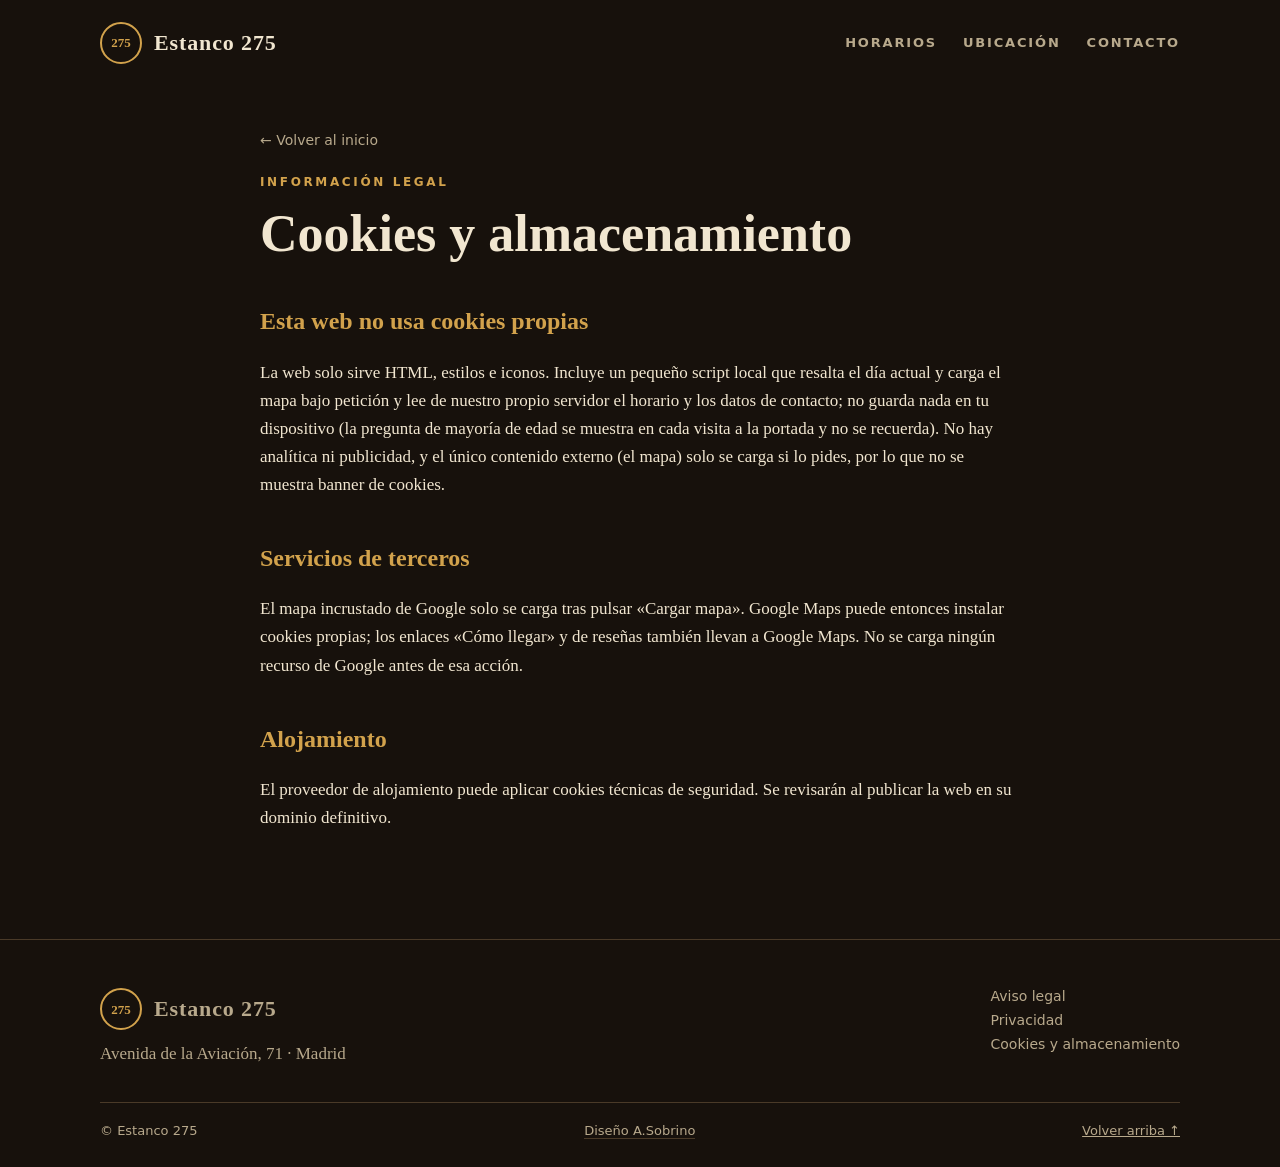
<file: almacenamiento.html>
<!doctype html>
<html lang="es">
<head>
<meta charset="utf-8">
<meta name="viewport" content="width=device-width,initial-scale=1">
<title>Cookies y almacenamiento · Estanco 275</title>
<meta name="description" content="Uso de cookies y almacenamiento en la web de Estanco 275.">
<meta name="theme-color" content="#17110c">
<link rel="icon" type="image/svg+xml" href="./assets/favicon.svg">
<link rel="stylesheet" href="./assets/styles.css">
</head>
<body>
<a class="skip" href="#contenido">Saltar al contenido</a>
<header class="site-header wrap">
  <a class="brand" href="./" aria-label="Estanco 275 — Inicio"><span class="brand-mark" aria-hidden="true">275</span><span>Estanco 275</span></a>
  <nav aria-label="Navegación principal"><a href="./#horarios">Horarios</a><a href="./#ubicacion">Ubicación</a><a href="./#contacto">Contacto</a></nav>
</header>
<main id="contenido" class="wrap legal-page" tabindex="-1">
<a class="back-link" href="./">← Volver al inicio</a>
<p class="eyebrow">Información legal</p>
<h1>Cookies y almacenamiento</h1>
<h2>Esta web no usa cookies propias</h2>
<p>La web solo sirve HTML, estilos e iconos. Incluye un pequeño script local que resalta el día actual y carga el mapa bajo petición y lee de nuestro propio servidor el horario y los datos de contacto; no guarda nada en tu dispositivo (la pregunta de mayoría de edad se muestra en cada visita a la portada y no se recuerda). No hay analítica ni publicidad, y el único contenido externo (el mapa) solo se carga si lo pides, por lo que no se muestra banner de cookies.</p>
<h2>Servicios de terceros</h2>
<p>El mapa incrustado de Google solo se carga tras pulsar «Cargar mapa». Google Maps puede entonces instalar cookies propias; los enlaces «Cómo llegar» y de reseñas también llevan a Google Maps. No se carga ningún recurso de Google antes de esa acción.</p>
<h2>Alojamiento</h2>
<p>El proveedor de alojamiento puede aplicar cookies técnicas de seguridad. Se revisarán al publicar la web en su dominio definitivo.</p>
</main>
<footer class="site-footer">
  <div class="wrap footer-top">
    <div><a class="brand" href="./"><span class="brand-mark" aria-hidden="true">275</span><span>Estanco 275</span></a><p>Avenida de la Aviación, 71 · Madrid</p></div>
    <nav aria-label="Información legal"><a href="./aviso-legal.html">Aviso legal</a><a href="./privacidad.html">Privacidad</a><a href="./almacenamiento.html">Cookies y almacenamiento</a></nav>
  </div>
  <div class="wrap footer-bottom"><span>© Estanco 275</span><a class="credit" href="https://portafolio.e275.workers.dev" target="_blank" rel="noopener">Diseño A.Sobrino</a><a href="#">Volver arriba ↑</a></div>
</footer>
</body>
</html>
</file>
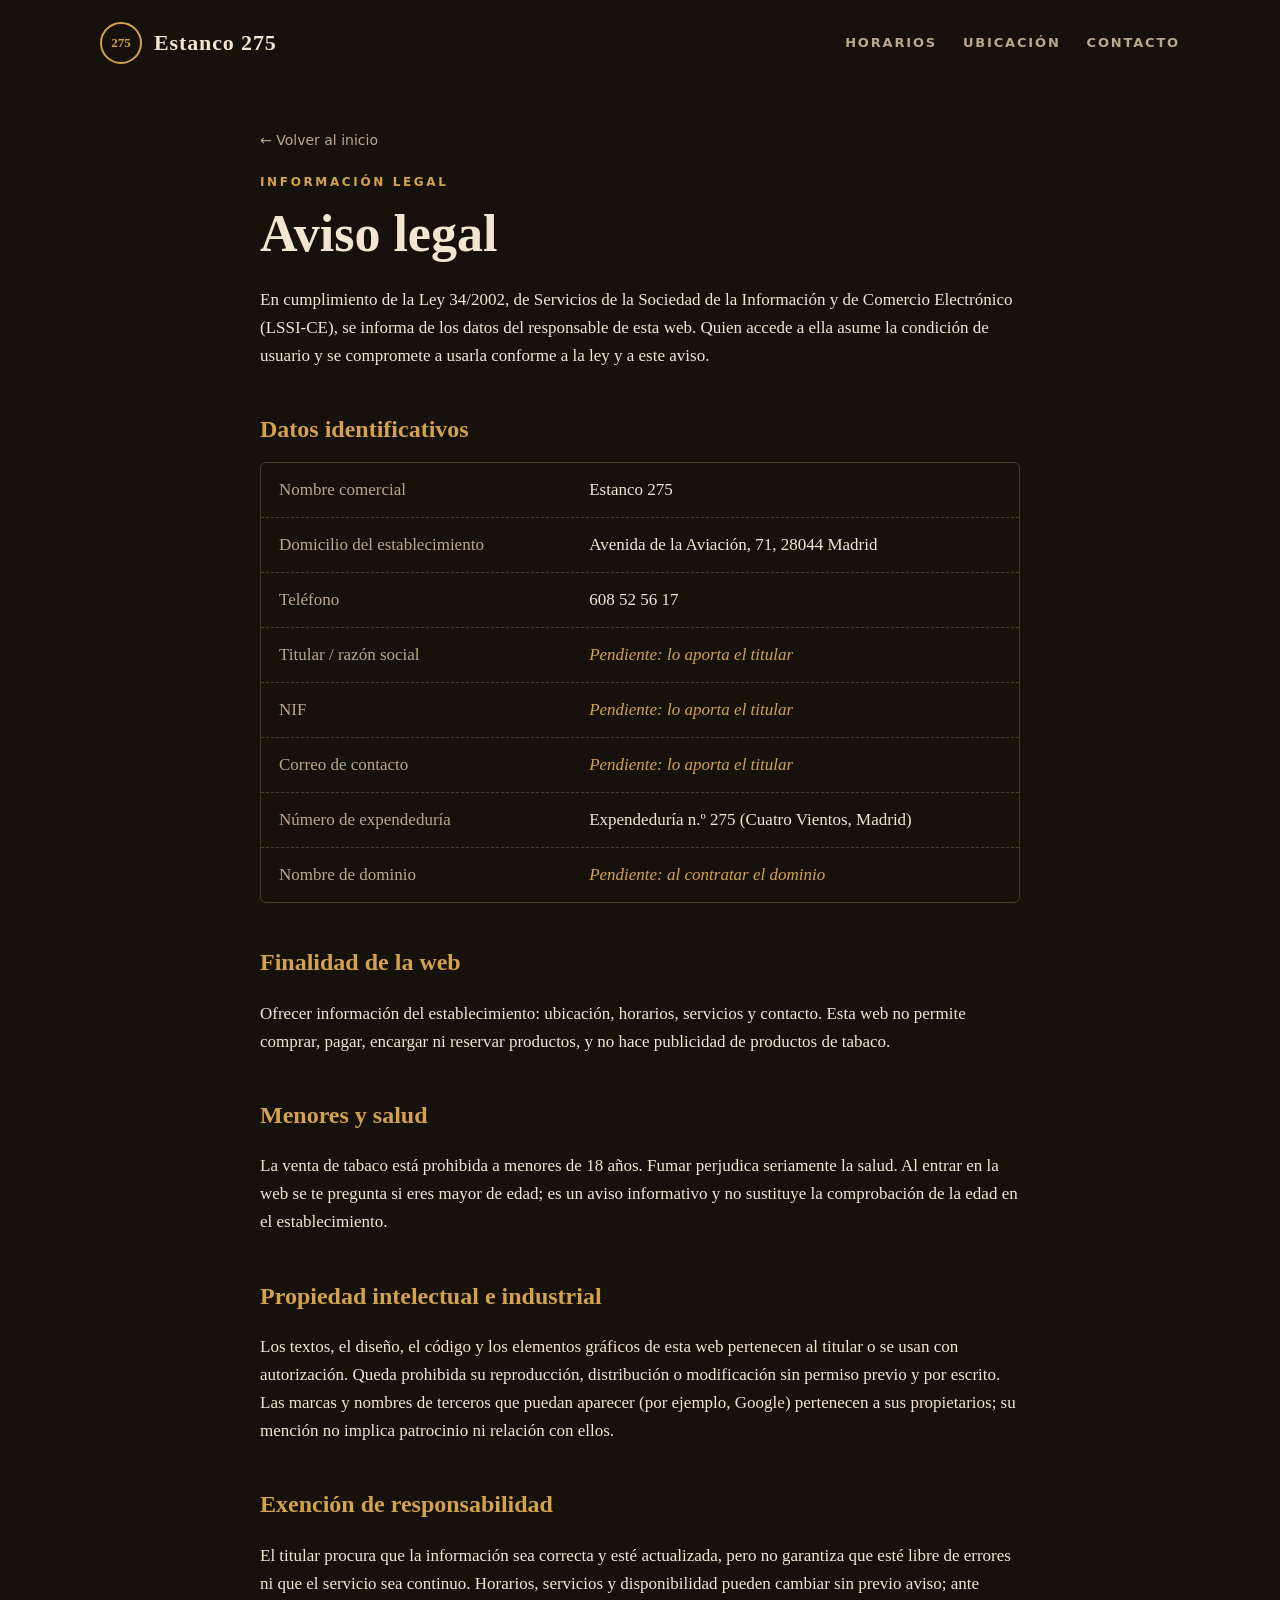
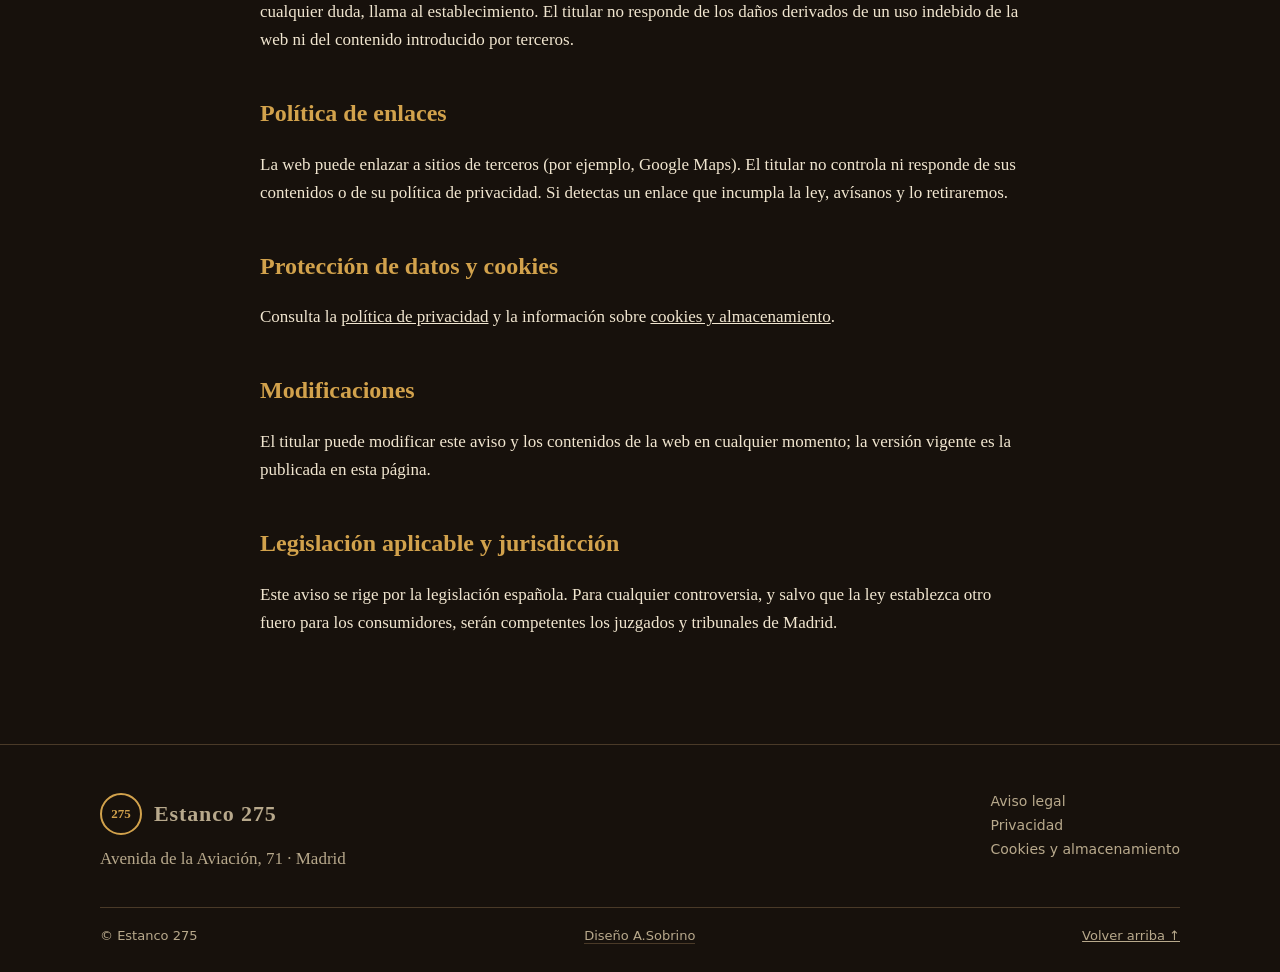
<file: aviso-legal.html>
<!doctype html>
<html lang="es">
<head>
<meta charset="utf-8">
<meta name="viewport" content="width=device-width,initial-scale=1">
<title>Aviso legal · Estanco 275</title>
<meta name="description" content="Aviso legal de la web de Estanco 275, Avenida de la Aviación 71, Madrid.">
<meta name="theme-color" content="#17110c">
<link rel="icon" type="image/svg+xml" href="./assets/favicon.svg">
<link rel="stylesheet" href="./assets/styles.css">
</head>
<body>
<a class="skip" href="#contenido">Saltar al contenido</a>
<header class="site-header wrap">
  <a class="brand" href="./" aria-label="Estanco 275 — Inicio"><span class="brand-mark" aria-hidden="true">275</span><span>Estanco 275</span></a>
  <nav aria-label="Navegación principal"><a href="./#horarios">Horarios</a><a href="./#ubicacion">Ubicación</a><a href="./#contacto">Contacto</a></nav>
</header>
<main id="contenido" class="wrap legal-page" tabindex="-1">
<a class="back-link" href="./">← Volver al inicio</a>
<p class="eyebrow">Información legal</p>
<h1>Aviso legal</h1>
<p>En cumplimiento de la Ley 34/2002, de Servicios de la Sociedad de la Información y de Comercio Electrónico (LSSI-CE), se informa de los datos del responsable de esta web. Quien accede a ella asume la condición de usuario y se compromete a usarla conforme a la ley y a este aviso.</p>
<h2>Datos identificativos</h2>
<dl class="legal-data">
<div><dt>Nombre comercial</dt><dd>Estanco 275</dd></div>
<div><dt>Domicilio del establecimiento</dt><dd>Avenida de la Aviación, 71, 28044 Madrid</dd></div>
<div><dt>Teléfono</dt><dd>608 52 56 17</dd></div>
<div><dt>Titular / razón social</dt><dd><span class="pending">Pendiente: lo aporta el titular</span></dd></div>
<div><dt>NIF</dt><dd><span class="pending">Pendiente: lo aporta el titular</span></dd></div>
<div><dt>Correo de contacto</dt><dd><span class="pending">Pendiente: lo aporta el titular</span></dd></div>
<div><dt>Número de expendeduría</dt><dd>Expendeduría n.º 275 (Cuatro Vientos, Madrid)</dd></div>
<div><dt>Nombre de dominio</dt><dd><span class="pending">Pendiente: al contratar el dominio</span></dd></div>
</dl>
<h2>Finalidad de la web</h2>
<p>Ofrecer información del establecimiento: ubicación, horarios, servicios y contacto. Esta web no permite comprar, pagar, encargar ni reservar productos, y no hace publicidad de productos de tabaco.</p>
<h2>Menores y salud</h2>
<p>La venta de tabaco está prohibida a menores de 18 años. Fumar perjudica seriamente la salud. Al entrar en la web se te pregunta si eres mayor de edad; es un aviso informativo y no sustituye la comprobación de la edad en el establecimiento.</p>
<h2>Propiedad intelectual e industrial</h2>
<p>Los textos, el diseño, el código y los elementos gráficos de esta web pertenecen al titular o se usan con autorización. Queda prohibida su reproducción, distribución o modificación sin permiso previo y por escrito. Las marcas y nombres de terceros que puedan aparecer (por ejemplo, Google) pertenecen a sus propietarios; su mención no implica patrocinio ni relación con ellos.</p>
<h2>Exención de responsabilidad</h2>
<p>El titular procura que la información sea correcta y esté actualizada, pero no garantiza que esté libre de errores ni que el servicio sea continuo. Horarios, servicios y disponibilidad pueden cambiar sin previo aviso; ante cualquier duda, llama al establecimiento. El titular no responde de los daños derivados de un uso indebido de la web ni del contenido introducido por terceros.</p>
<h2>Política de enlaces</h2>
<p>La web puede enlazar a sitios de terceros (por ejemplo, Google Maps). El titular no controla ni responde de sus contenidos o de su política de privacidad. Si detectas un enlace que incumpla la ley, avísanos y lo retiraremos.</p>
<h2>Protección de datos y cookies</h2>
<p>Consulta la <a href="./privacidad.html">política de privacidad</a> y la información sobre <a href="./almacenamiento.html">cookies y almacenamiento</a>.</p>
<h2>Modificaciones</h2>
<p>El titular puede modificar este aviso y los contenidos de la web en cualquier momento; la versión vigente es la publicada en esta página.</p>
<h2>Legislación aplicable y jurisdicción</h2>
<p>Este aviso se rige por la legislación española. Para cualquier controversia, y salvo que la ley establezca otro fuero para los consumidores, serán competentes los juzgados y tribunales de Madrid.</p>
</main>
<footer class="site-footer">
  <div class="wrap footer-top">
    <div><a class="brand" href="./"><span class="brand-mark" aria-hidden="true">275</span><span>Estanco 275</span></a><p>Avenida de la Aviación, 71 · Madrid</p></div>
    <nav aria-label="Información legal"><a href="./aviso-legal.html">Aviso legal</a><a href="./privacidad.html">Privacidad</a><a href="./almacenamiento.html">Cookies y almacenamiento</a></nav>
  </div>
  <div class="wrap footer-bottom"><span>© Estanco 275</span><a class="credit" href="https://portafolio.e275.workers.dev" target="_blank" rel="noopener">Diseño A.Sobrino</a><a href="#">Volver arriba ↑</a></div>
</footer>
</body>
</html>
</file>
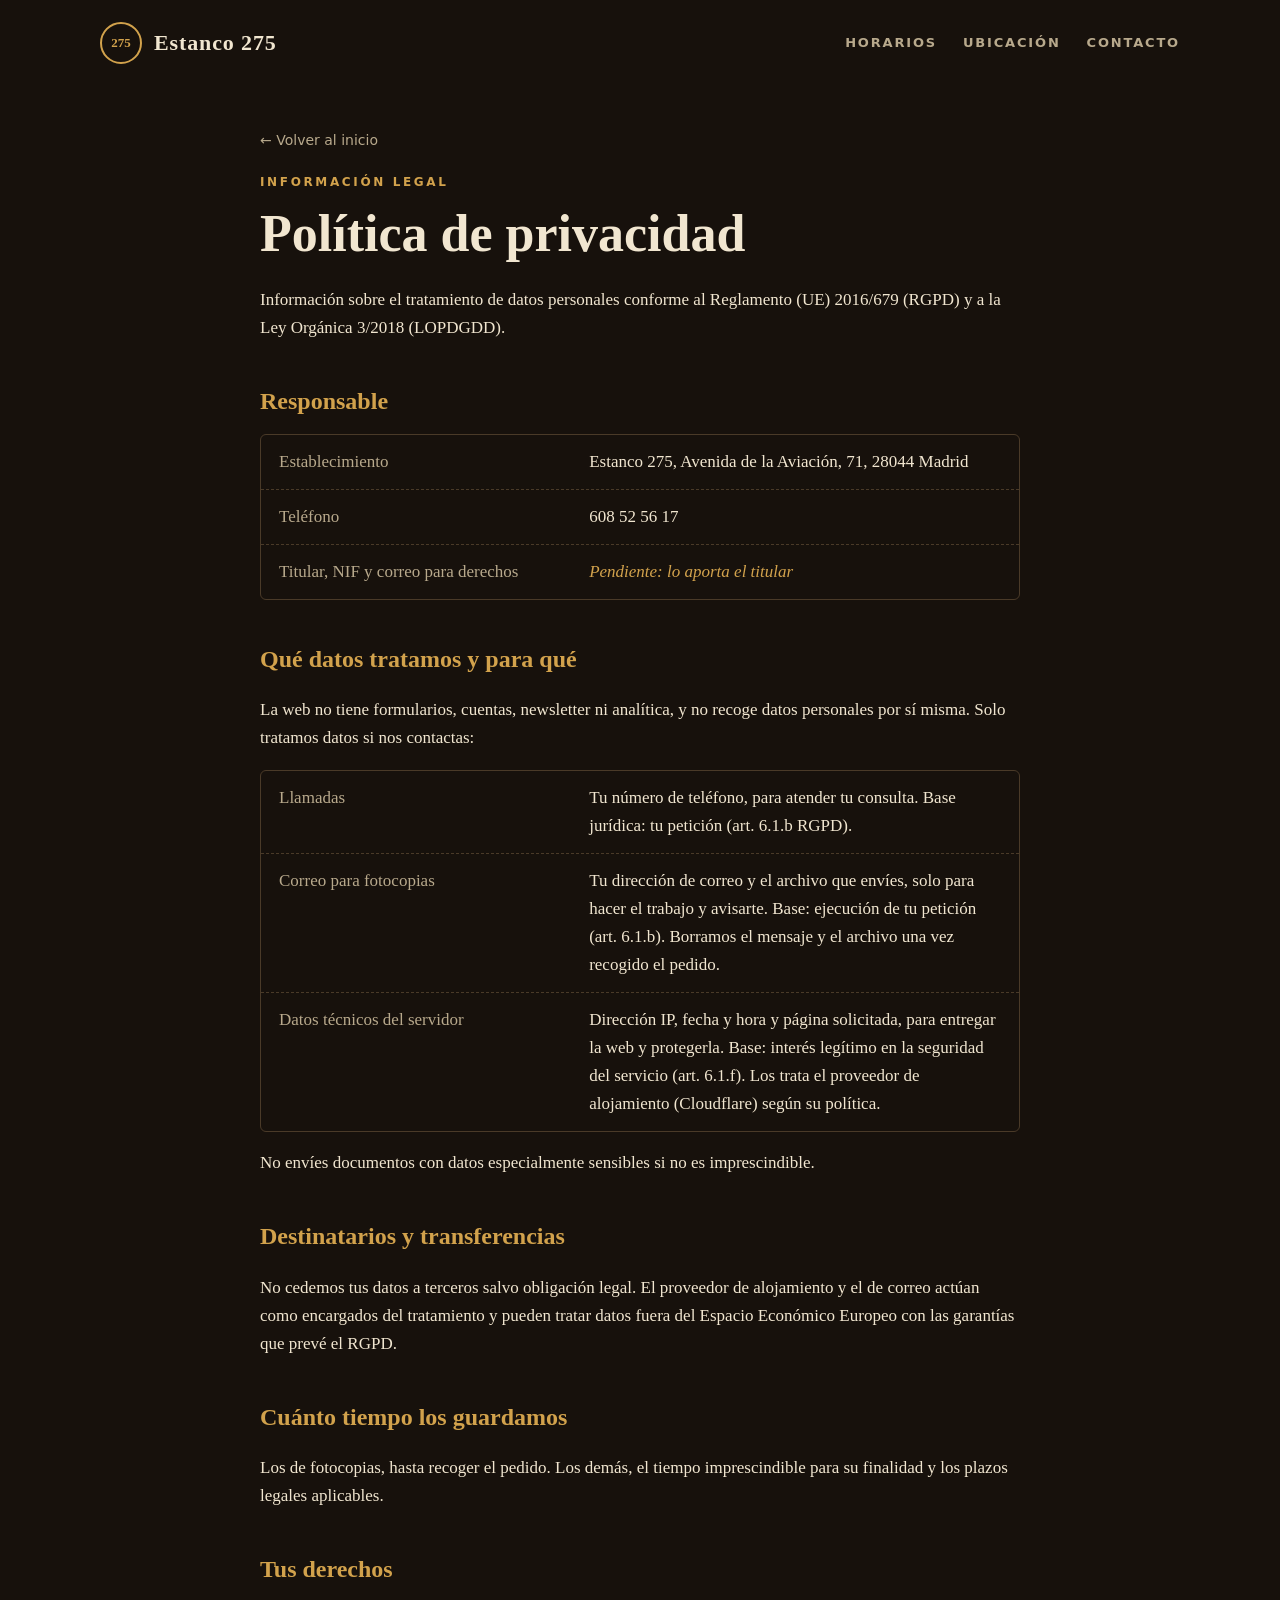
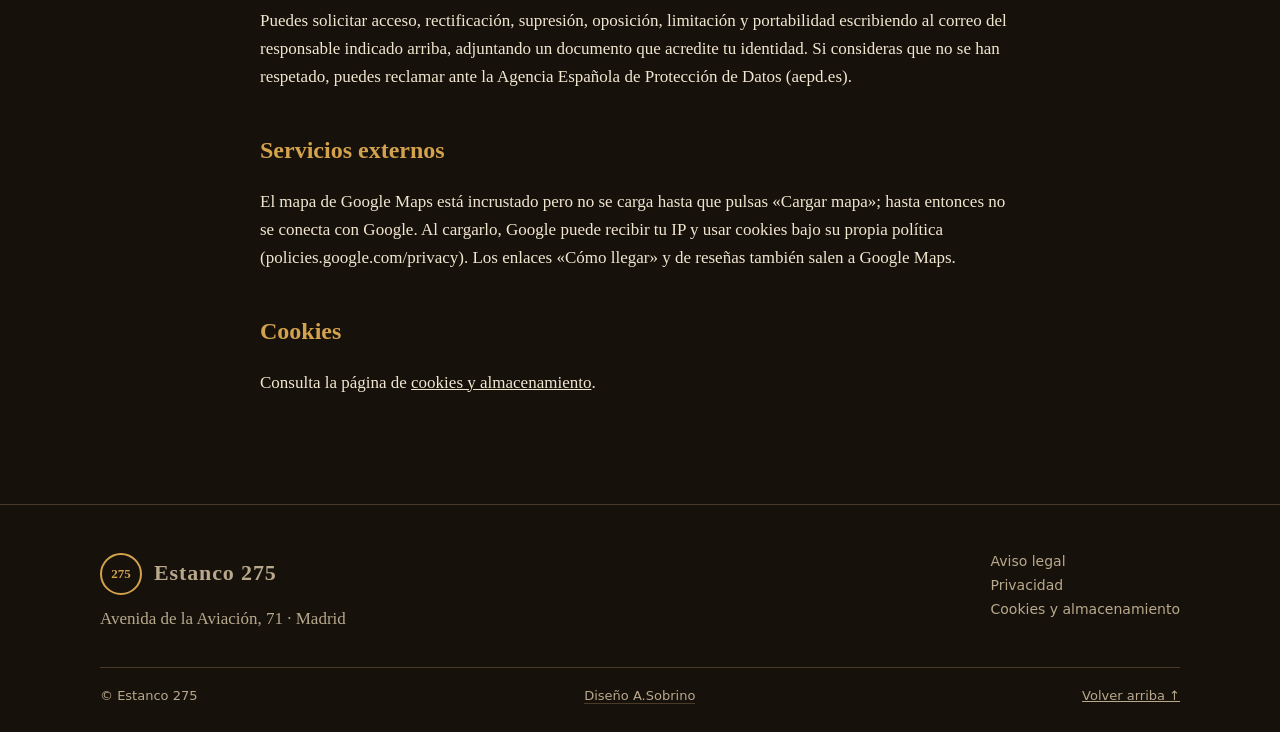
<file: privacidad.html>
<!doctype html>
<html lang="es">
<head>
<meta charset="utf-8">
<meta name="viewport" content="width=device-width,initial-scale=1">
<title>Privacidad · Estanco 275</title>
<meta name="description" content="Política de privacidad de la web de Estanco 275.">
<meta name="theme-color" content="#17110c">
<link rel="icon" type="image/svg+xml" href="./assets/favicon.svg">
<link rel="stylesheet" href="./assets/styles.css">
</head>
<body>
<a class="skip" href="#contenido">Saltar al contenido</a>
<header class="site-header wrap">
  <a class="brand" href="./" aria-label="Estanco 275 — Inicio"><span class="brand-mark" aria-hidden="true">275</span><span>Estanco 275</span></a>
  <nav aria-label="Navegación principal"><a href="./#horarios">Horarios</a><a href="./#ubicacion">Ubicación</a><a href="./#contacto">Contacto</a></nav>
</header>
<main id="contenido" class="wrap legal-page" tabindex="-1">
<a class="back-link" href="./">← Volver al inicio</a>
<p class="eyebrow">Información legal</p>
<h1>Política de privacidad</h1>
<p>Información sobre el tratamiento de datos personales conforme al Reglamento (UE) 2016/679 (RGPD) y a la Ley Orgánica 3/2018 (LOPDGDD).</p>
<h2>Responsable</h2>
<dl class="legal-data">
<div><dt>Establecimiento</dt><dd>Estanco 275, Avenida de la Aviación, 71, 28044 Madrid</dd></div>
<div><dt>Teléfono</dt><dd>608 52 56 17</dd></div>
<div><dt>Titular, NIF y correo para derechos</dt><dd><span class="pending">Pendiente: lo aporta el titular</span></dd></div>
</dl>
<h2>Qué datos tratamos y para qué</h2>
<p>La web no tiene formularios, cuentas, newsletter ni analítica, y no recoge datos personales por sí misma. Solo tratamos datos si nos contactas:</p>
<dl class="legal-data">
<div><dt>Llamadas</dt><dd>Tu número de teléfono, para atender tu consulta. Base jurídica: tu petición (art. 6.1.b RGPD).</dd></div>
<div><dt>Correo para fotocopias</dt><dd>Tu dirección de correo y el archivo que envíes, solo para hacer el trabajo y avisarte. Base: ejecución de tu petición (art. 6.1.b). Borramos el mensaje y el archivo una vez recogido el pedido.</dd></div>
<div><dt>Datos técnicos del servidor</dt><dd>Dirección IP, fecha y hora y página solicitada, para entregar la web y protegerla. Base: interés legítimo en la seguridad del servicio (art. 6.1.f). Los trata el proveedor de alojamiento (Cloudflare) según su política.</dd></div>
</dl>
<p>No envíes documentos con datos especialmente sensibles si no es imprescindible.</p>
<h2>Destinatarios y transferencias</h2>
<p>No cedemos tus datos a terceros salvo obligación legal. El proveedor de alojamiento y el de correo actúan como encargados del tratamiento y pueden tratar datos fuera del Espacio Económico Europeo con las garantías que prevé el RGPD.</p>
<h2>Cuánto tiempo los guardamos</h2>
<p>Los de fotocopias, hasta recoger el pedido. Los demás, el tiempo imprescindible para su finalidad y los plazos legales aplicables.</p>
<h2>Tus derechos</h2>
<p>Puedes solicitar acceso, rectificación, supresión, oposición, limitación y portabilidad escribiendo al correo del responsable indicado arriba, adjuntando un documento que acredite tu identidad. Si consideras que no se han respetado, puedes reclamar ante la Agencia Española de Protección de Datos (aepd.es).</p>
<h2>Servicios externos</h2>
<p>El mapa de Google Maps está incrustado pero no se carga hasta que pulsas «Cargar mapa»; hasta entonces no se conecta con Google. Al cargarlo, Google puede recibir tu IP y usar cookies bajo su propia política (policies.google.com/privacy). Los enlaces «Cómo llegar» y de reseñas también salen a Google Maps.</p>
<h2>Cookies</h2>
<p>Consulta la página de <a href="./almacenamiento.html">cookies y almacenamiento</a>.</p>
</main>
<footer class="site-footer">
  <div class="wrap footer-top">
    <div><a class="brand" href="./"><span class="brand-mark" aria-hidden="true">275</span><span>Estanco 275</span></a><p>Avenida de la Aviación, 71 · Madrid</p></div>
    <nav aria-label="Información legal"><a href="./aviso-legal.html">Aviso legal</a><a href="./privacidad.html">Privacidad</a><a href="./almacenamiento.html">Cookies y almacenamiento</a></nav>
  </div>
  <div class="wrap footer-bottom"><span>© Estanco 275</span><a class="credit" href="https://portafolio.e275.workers.dev" target="_blank" rel="noopener">Diseño A.Sobrino</a><a href="#">Volver arriba ↑</a></div>
</footer>
</body>
</html>
</file>
<file: assets/styles.css>
:root{--bg:#17110c;--bg2:#211910;--panel:#2a2016;--line:#4a3a28;--ink:#f1e6d0;--mute:#b8a98c;--brass:#d2a24c;--brass2:#8f6a26;--red:#d4544a}
*{box-sizing:border-box}html{scroll-behavior:smooth}
body{margin:0;background:var(--bg);color:var(--ink);font:17px/1.65 Georgia,"Times New Roman",serif}
a{color:inherit}.wrap{width:min(1080px,100% - 40px);margin-inline:auto}
.skip{position:absolute;left:-999px}.skip:focus{left:10px;top:10px;background:var(--brass);color:#000;padding:8px 12px;z-index:9}
.sr-only{position:absolute;width:1px;height:1px;overflow:hidden;clip:rect(0 0 0 0)}
.icon{width:1.2em;height:1.2em;flex:none}
.site-header{display:flex;justify-content:space-between;align-items:center;padding:22px 0;gap:16px;flex-wrap:wrap}
.brand{display:flex;align-items:center;gap:12px;text-decoration:none;font-size:22px;letter-spacing:.04em;font-weight:700}
.brand-mark{display:grid;place-items:center;width:42px;height:42px;border:2px solid var(--brass);border-radius:50%;color:var(--brass);font-size:13px;letter-spacing:0}
.site-header nav{display:flex;gap:26px;font:600 13px/1 system-ui,sans-serif;letter-spacing:.14em;text-transform:uppercase}
.site-header nav a{text-decoration:none;color:var(--mute);padding:8px 0;border-bottom:1px solid transparent}
.site-header nav a:hover,.site-header nav a:focus-visible{color:var(--brass);border-color:var(--brass)}
.eyebrow{font:600 12px/1.4 system-ui,sans-serif;letter-spacing:.22em;text-transform:uppercase;color:var(--brass);margin:0 0 14px}
.hero{display:grid;grid-template-columns:1.15fr .85fr;gap:56px;align-items:center;padding:56px 0 72px}
.hero h1{font-size:clamp(46px,8vw,92px);line-height:.95;margin:0 0 6px;letter-spacing:-.01em}
.hero h1 span{color:var(--brass)}
.hero-title{font-size:clamp(20px,2.6vw,28px);font-style:italic;color:var(--mute);margin:0 0 22px}
.hero-description{max-width:46ch;margin:0 0 26px}
.badges{display:flex;gap:10px;flex-wrap:wrap;margin:0 0 30px;padding:0;list-style:none;font:600 12px system-ui,sans-serif;letter-spacing:.08em;text-transform:uppercase}
.badges li{border:1px solid var(--line);border-radius:99px;padding:7px 14px;color:var(--mute)}
.button{display:inline-flex;align-items:center;gap:10px;padding:14px 24px;border-radius:3px;text-decoration:none;font:700 13px/1 system-ui,sans-serif;letter-spacing:.12em;text-transform:uppercase;border:1px solid var(--brass);transition:.2s}
.button-primary{background:var(--brass);color:#1a1209}.button-primary:hover{background:#e6b85e}
.button-outline{color:var(--brass)}.button-outline:hover{background:var(--brass);color:#1a1209}
.button:focus-visible,a:focus-visible{outline:2px solid var(--ink);outline-offset:3px}
.sign{position:relative;background:linear-gradient(160deg,#6d1f19,#8d2b22 55%,#5a1913);border:6px double #e9c987;border-radius:6px;padding:38px 28px;text-align:center;box-shadow:0 30px 60px #0008,inset 0 0 60px #0006;transform:rotate(1.5deg)}
.sign::before{content:"";position:absolute;inset:10px;border:1px solid #e9c98755;pointer-events:none}
.sign-top{font:700 12px system-ui,sans-serif;letter-spacing:.35em;color:#f3d89c}
.sign-num{font-size:clamp(86px,13vw,130px);line-height:1;font-weight:700;color:#f6df9f;text-shadow:0 3px 0 #3d0f0b}
.sign-word{font:700 15px system-ui,sans-serif;letter-spacing:.5em;color:#f3d89c;margin-right:-.5em}
.sign-leaf{width:46px;height:46px;margin:14px auto 0;color:#e9c987}
.strip{border-block:1px solid var(--line);background:var(--bg2)}
.strip .wrap{display:flex;gap:18px 40px;justify-content:space-between;flex-wrap:wrap;padding:22px 0;font:600 13px system-ui,sans-serif;letter-spacing:.14em;text-transform:uppercase;color:var(--mute)}
.strip b{color:var(--brass);font-weight:600}
.section{padding:84px 0}
.section-heading h2{font-size:clamp(32px,4.5vw,48px);line-height:1.1;margin:0 0 12px}
.section-heading p{color:var(--mute);max-width:52ch;margin:0}
.section-number{color:var(--brass2);margin-right:8px}
.card{background:var(--panel);border:1px solid var(--line);border-radius:6px;padding:34px;margin-top:34px}
.card-heading{display:flex;gap:12px;align-items:center;color:var(--brass);margin-bottom:12px}.card-heading h3{margin:0;font-size:20px;color:var(--ink)}
.schedule{width:100%;border-collapse:collapse}
.schedule th,.schedule td{padding:16px 0;border-bottom:1px dashed var(--line);text-align:left}
.schedule th{font-weight:400;color:var(--mute)}.schedule td{text-align:right;font-variant-numeric:tabular-nums}
.schedule tr:last-child th,.schedule tr:last-child td{border:0}
.schedule .today th,.schedule .today td{color:var(--brass);font-weight:700}
.schedule .closed td{color:var(--red)}
.location-section{background:var(--bg2);border-block:1px solid var(--line)}
.location-grid{display:grid;grid-template-columns:1fr 1fr;gap:56px;align-items:center;padding:84px 0}
address{font-style:normal;font-size:22px;margin:22px 0 26px;line-height:1.5}address span{color:var(--mute);font-size:17px}
.small-note,.contact-note{font:13px/1.6 system-ui,sans-serif;color:var(--mute);margin:18px 0 0;max-width:60ch}
.location-panel{aspect-ratio:1.2;border:1px solid var(--line);border-radius:6px;display:grid;place-content:center;text-align:center;gap:6px;background:linear-gradient(var(--line) 1px,transparent 1px) 0 0/44px 44px,linear-gradient(90deg,var(--line) 1px,transparent 1px) 0 0/44px 44px,var(--panel)}
.location-panel .pin{width:56px;height:56px;margin:0 auto;color:var(--brass)}
.location-panel p{font-size:26px;margin:0}.location-panel span{font:13px system-ui,sans-serif;color:var(--mute);letter-spacing:.08em}
.contact-card{display:flex;gap:24px;align-items:center;flex-wrap:wrap;justify-content:space-between}
.contact-card .big{font-size:clamp(28px,4vw,40px);margin:0}
.contact-card small{display:block;font:600 12px system-ui,sans-serif;letter-spacing:.2em;text-transform:uppercase;color:var(--brass)}
.stars{color:var(--brass);letter-spacing:2px}
.legal18{margin-top:36px;border:2px solid var(--red);border-radius:6px;padding:22px 26px;display:flex;gap:20px;align-items:center}
.legal18 strong{display:grid;place-items:center;flex:none;width:58px;height:58px;border:3px solid var(--red);border-radius:50%;color:var(--red);font:800 20px system-ui,sans-serif}
.legal18 p{margin:0;font:14px/1.6 system-ui,sans-serif}
.site-footer{border-top:1px solid var(--line);padding:48px 0 28px;color:var(--mute)}
.footer-top{display:flex;justify-content:space-between;gap:30px;flex-wrap:wrap}.footer-top p{margin:10px 0 0}
.site-footer nav{display:flex;flex-direction:column;gap:8px;font:14px system-ui,sans-serif}.site-footer nav a{text-decoration:none}.site-footer nav a:hover{color:var(--brass)}
.footer-bottom{display:flex;justify-content:space-between;gap:16px;flex-wrap:wrap;margin-top:34px;padding-top:20px;border-top:1px solid var(--line);font:13px system-ui,sans-serif}
.legal-page,.error-page{padding:40px 0 90px;max-width:760px}
.legal-page h1,.error-page h1{font-size:clamp(34px,5vw,52px);line-height:1.1;margin:0 0 24px}
.legal-page h2{margin:40px 0 12px;font-size:24px;color:var(--brass)}.legal-page h3{margin:24px 0 6px}
.back-link{display:inline-block;margin-bottom:26px;color:var(--mute);font:14px system-ui,sans-serif;text-decoration:none}
.legal-data{margin:0;border:1px solid var(--line);border-radius:6px}
.legal-data div{display:grid;grid-template-columns:1fr 1.4fr;gap:16px;padding:13px 18px;border-bottom:1px dashed var(--line)}.legal-data div:last-child{border:0}
.legal-data dt{color:var(--mute)}.legal-data dd{margin:0}
.pending{color:var(--brass);font-style:italic}
.error-page{padding-top:80px}.error-page p{color:var(--mute);margin:0 0 28px}
@media(max-width:820px){.hero,.location-grid{grid-template-columns:1fr;gap:40px}.hero{padding-top:30px}.sign{max-width:420px;margin-inline:auto}.section{padding:60px 0}.location-grid{padding:60px 0}.legal-data div{grid-template-columns:1fr;gap:2px}.site-header nav{gap:18px}}
@media(prefers-reduced-motion:reduce){html{scroll-behavior:auto}*{transition:none!important}}
.services{list-style:none;margin:34px 0 0;padding:0;display:grid;grid-template-columns:repeat(4,1fr);gap:18px}
.services li{background:var(--panel);border:1px solid var(--line);border-radius:6px;padding:26px}
.services .icon{width:34px;height:34px;color:var(--brass)}
.services h3{margin:14px 0 6px;font-size:19px}.services p{margin:0;color:var(--mute);font-size:15px}
.btn-row{display:flex;gap:12px;flex-wrap:wrap}.muted{color:var(--mute);font-size:.5em}
.location-panel{overflow:hidden}.location-panel .button{margin:14px auto 0;background:transparent;cursor:pointer}
.location-panel.loaded{display:block;padding:0}
@media(max-width:820px){.services{grid-template-columns:1fr 1fr}}@media(max-width:480px){.services{grid-template-columns:1fr}}
@media(max-width:600px){
body{font-size:16px}
.wrap{width:min(1080px,100% - 32px)}
.site-header{padding:16px 0 8px}
.site-header nav{width:100%;gap:6px 16px;flex-wrap:wrap;font-size:11.5px;letter-spacing:.1em;border-top:1px solid var(--line);padding-top:6px}
.brand{font-size:20px}
.hero{padding:24px 0 48px;gap:36px}
.hero .button{width:100%;justify-content:center}
.badges{font-size:11px}
.strip .wrap{display:grid;grid-template-columns:1fr 1fr;gap:12px;font-size:11.5px;letter-spacing:.08em}
.strip b{display:block}
.section{padding:48px 0}.location-grid{padding:48px 0;gap:32px}
.card{padding:22px 18px;margin-top:24px}
.schedule th,.schedule td{display:block;width:100%;text-align:left;padding:0}
.schedule th{padding-top:14px}.schedule td{padding:2px 0 14px;font-size:17px}
.schedule tr:last-child td{padding-bottom:0}
.contact-card{flex-direction:column;align-items:stretch;text-align:left}
.contact-card .button,.btn-row .button{width:100%;justify-content:center}
.btn-row{flex-direction:column;width:100%}
.location-panel{aspect-ratio:1/1}
.legal18{flex-direction:column;align-items:flex-start;padding:18px}
.footer-top{flex-direction:column}
.footer-bottom{flex-direction:column;gap:8px}
.legal-data div{padding:12px 14px}
}
.strip i{font-style:normal;color:var(--ink);text-transform:none;letter-spacing:.02em;display:block;margin-top:2px}.addr-line{color:var(--ink);font-size:inherit}
.strip b{display:block}
.age-lock{overflow:hidden}
.age-gate{position:fixed;inset:0;z-index:100;display:grid;place-items:center;padding:20px;background:rgba(10,6,3,.94);backdrop-filter:blur(6px)}
.age-box{width:min(440px,100%);text-align:center;background:var(--panel);border:1px solid var(--brass2);border-radius:8px;padding:34px 26px;box-shadow:0 30px 80px #000a}
.age-badge{display:grid;place-items:center;width:68px;height:68px;margin:0 auto 14px;border:3px solid var(--red);border-radius:50%;color:var(--red);font:800 24px system-ui,sans-serif}
.age-box h2{margin:0 0 10px;font-size:26px}
.age-box p{margin:0 0 24px;color:var(--mute);font-size:16px}
.age-actions{display:flex;gap:12px;flex-direction:column}
.age-actions .button{justify-content:center;cursor:pointer;width:100%}
@media(min-width:480px){.age-actions{flex-direction:row}.age-actions .button{width:auto;flex:1}}
@media(min-width:821px){.services{grid-template-columns:repeat(3,1fr)}}
.credit{color:var(--mute);text-decoration:none;border-bottom:1px solid var(--line)}.credit:hover,.credit:focus-visible{color:var(--brass);border-color:var(--brass)}
</file>
